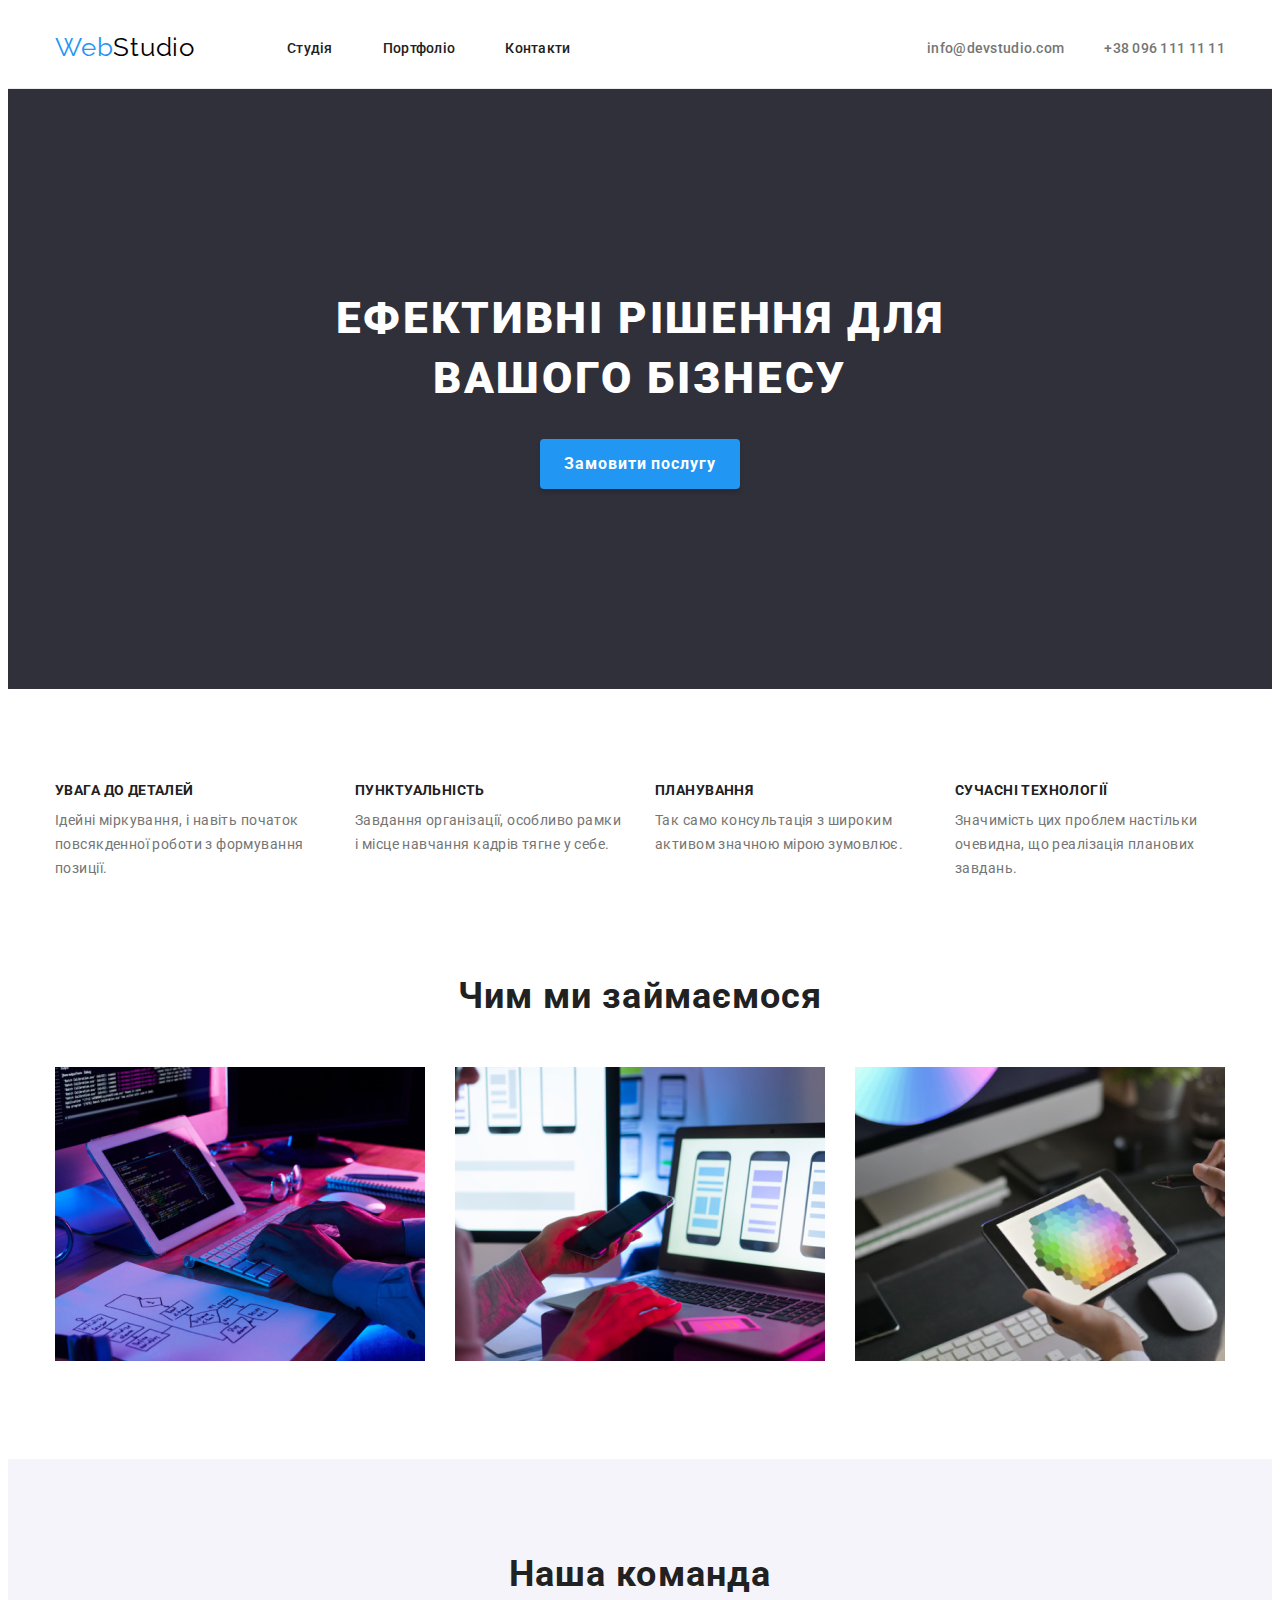
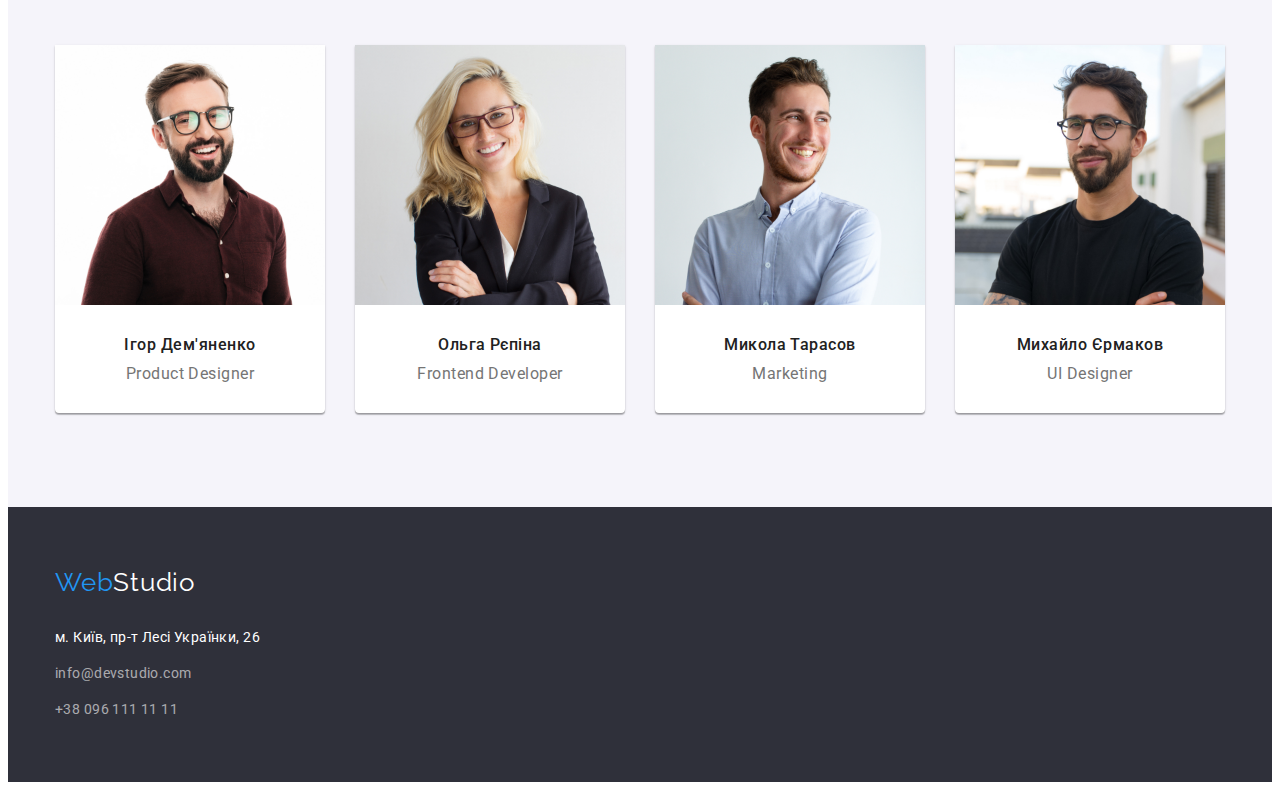
<file: index.html>
<!DOCTYPE html>
<html lang="uk">
<head>
    <meta charset="UTF-8">
    <meta http-equiv="X-UA-Compatible" content="IE=edge">
    <meta name="viewport" content="width=device-width, initial-scale=1.0">
    <title>Студія</title>
    <link rel="stylesheet" href="https://cdnjs.cloudflare.com/ajax/libs/modern-normalize/1.1.0/modern-normalize.min.css" integrity="sha512-wpPYUAdjBVSE4KJnH1VR1HeZfpl1ub8YT/NKx4PuQ5NmX2tKuGu6U/JRp5y+Y8XG2tV+wKQpNHVUX03MfMFn9Q==" crossorigin="anonymous" referrerpolicy="no-referrer" />
    <link rel="preconnect" href="https://fonts.googleapis.com">
<link rel="preconnect" href="https://fonts.gstatic.com" crossorigin>
<link href="https://fonts.googleapis.com/css2?family=Raleway:wght@700&family=Roboto:wght@400;500;700;900&display=swap" rel="stylesheet">
<link rel="stylesheet" href="./css/styles.css">
</head>
<body>
    <header class="header">
        <div class="container">
            <div class="header-style">
                <nav class="navigation">
                    <a href="./index.html" lang="en" class="logo-head">Web<span class="logo-head-sec">Studio</span></a>
                    <ul class="list-style-nav">
                        <li><a href="./index.html" class="link">Студія</a></li>
                        <li><a href="./portfolio.html" class="link">Портфоліо</a></li>
                        <li><a href="" class="link">Контакти</a></li>
                    </ul>
                </nav>
        
        
                <ul class="list-style-cont">
                    <li><a href="Mailto:info@devstudio.com" class="link-cont">info@devstudio.com</a></li>
                    <li><a href="Tel:+380961111111" class="link-cont">+38 096 111 11 11</a></li>
                </ul>
            </div>
        </div>
    </header>
    <main>
    <section class="section hero-section">
        <div class="container">
            <div class="hero-box" >
                <h1 class="hero-title">Ефективні рішення для вашого бізнесу</h1>
                <button type="button" class="button-zero">Замовити послугу</button>
            </div>
        </div>
    </section>
    <section class="section">
        <div class="container">
            <h2 class="title-hidd">Особливості</h2>
            <ul class="list-items">
                <li>
                    <h3 class="title-item">УВАГА ДО ДЕТАЛЕЙ</h3>
                    <p class="text-item">Ідейні міркування, і навіть початок повсякденної роботи з формування позиції.</p>
                </li>
                <li>
                    <h3 class="title-item">ПУНКТУАЛЬНІСТЬ</h3>
                    <p class="text-item">Завдання організації, особливо рамки і місце навчання кадрів тягне у себе.</p>
                </li>
                <li>
                    <h3 class="title-item">ПЛАНУВАННЯ</h3>
                    <p class="text-item">Так само консультація з широким активом значною мірою зумовлює.</p>
                </li>
                <li>
                    <h3 class="title-item">СУЧАСНІ ТЕХНОЛОГІЇ</h3>
                    <p class="text-item">Значимість цих проблем настільки очевидна, що реалізація планових завдань.</p>
                </li>
            </ul>
        </div>
    </section> 
    <section class="section section-busi">
        <div class="container">    
            <h2 class="title-busi">Чим ми займаємося</h2>
            <ul class="list-images">
                <li><img src="./img/img11.jpg" alt="Десктопні розробки" width="370"></li> 
                <li><img src="./img/img22.jpg" alt="Мобільні розробки" width="370"></li> 
                <li><img src="./img/img33.jpg" alt="Дизайнерські рішення" width="370"></li> 
            </ul>  
        </div>
    </section>
    <section class="section team-section">
        <div class="container">
            
            <h2 class="title-team-section">Наша команда</h2>
            <ul class="list-cards">
                <li>   
                    <img class="card-image" src="./img/img1.jpg" alt="Ігор Дем'яненко" width="270">
                    <div class="data-cards">
                        <h3 class="titles-cards">Ігор Дем'яненко</h3>
                        <p class="desc-cards">Product Designer</p>
                    </div>
                </li>
                <li>
                    <img class="card-image" src="./img/img2.jpg" alt="Ольга Рєпіна" width="270">
                    <div class="data-cards">    
                        <h3 class="titles-cards">Ольга Рєпіна</h3>
                        <p class="desc-cards">Frontend Developer</p>
                    </div>
                </li>
                <li>
                    <img class="card-image" src="./img/img3.jpg" alt="Микола Тарасов" width="270">
                    <div class="data-cards">   
                        <h3 class="titles-cards">Микола Тарасов</h3>
                        <p class="desc-cards">Marketing</p>
                    </div>
                </li>
                <li>
                    <img class="card-image" src="./img/img4.jpg" alt="Михайло Єрмаков" width="270">
                    <div class="data-cards">
                        <h3 class="titles-cards">Михайло Єрмаков</h3>
                        <p class="desc-cards">UI Designer</p>
                    </div>
                </li>
            </ul>
            
        </div>
    </section>
    </main>
    <footer class="footer">
        <div class="container">
            <a href="" lang="en" class="logo-foot">Web<span class="logo-foot-sec">Studio</span></a>
            <address class="address-style">
            <ul class="list-style-foot">
                <li><a href="https://goo.gl/maps/CPtrU1FHBa2aNyZL9" target="_blank" 
                    rel="noopener noreferrer nofollow" class="link-add">
                    м. Київ, пр-т Лесі Українки, 26</a></li>
                <li><a href="Mailto:info@devstudio.com" class="link-cont-foot">info@devstudio.com</a></li>
                <li><a href="Tel:+380961111111" class="link-cont-foot">+38 096 111 11 11</a></li>
            </ul>
            </address>
        </div>
    </footer>
</body>
</html>
</file>
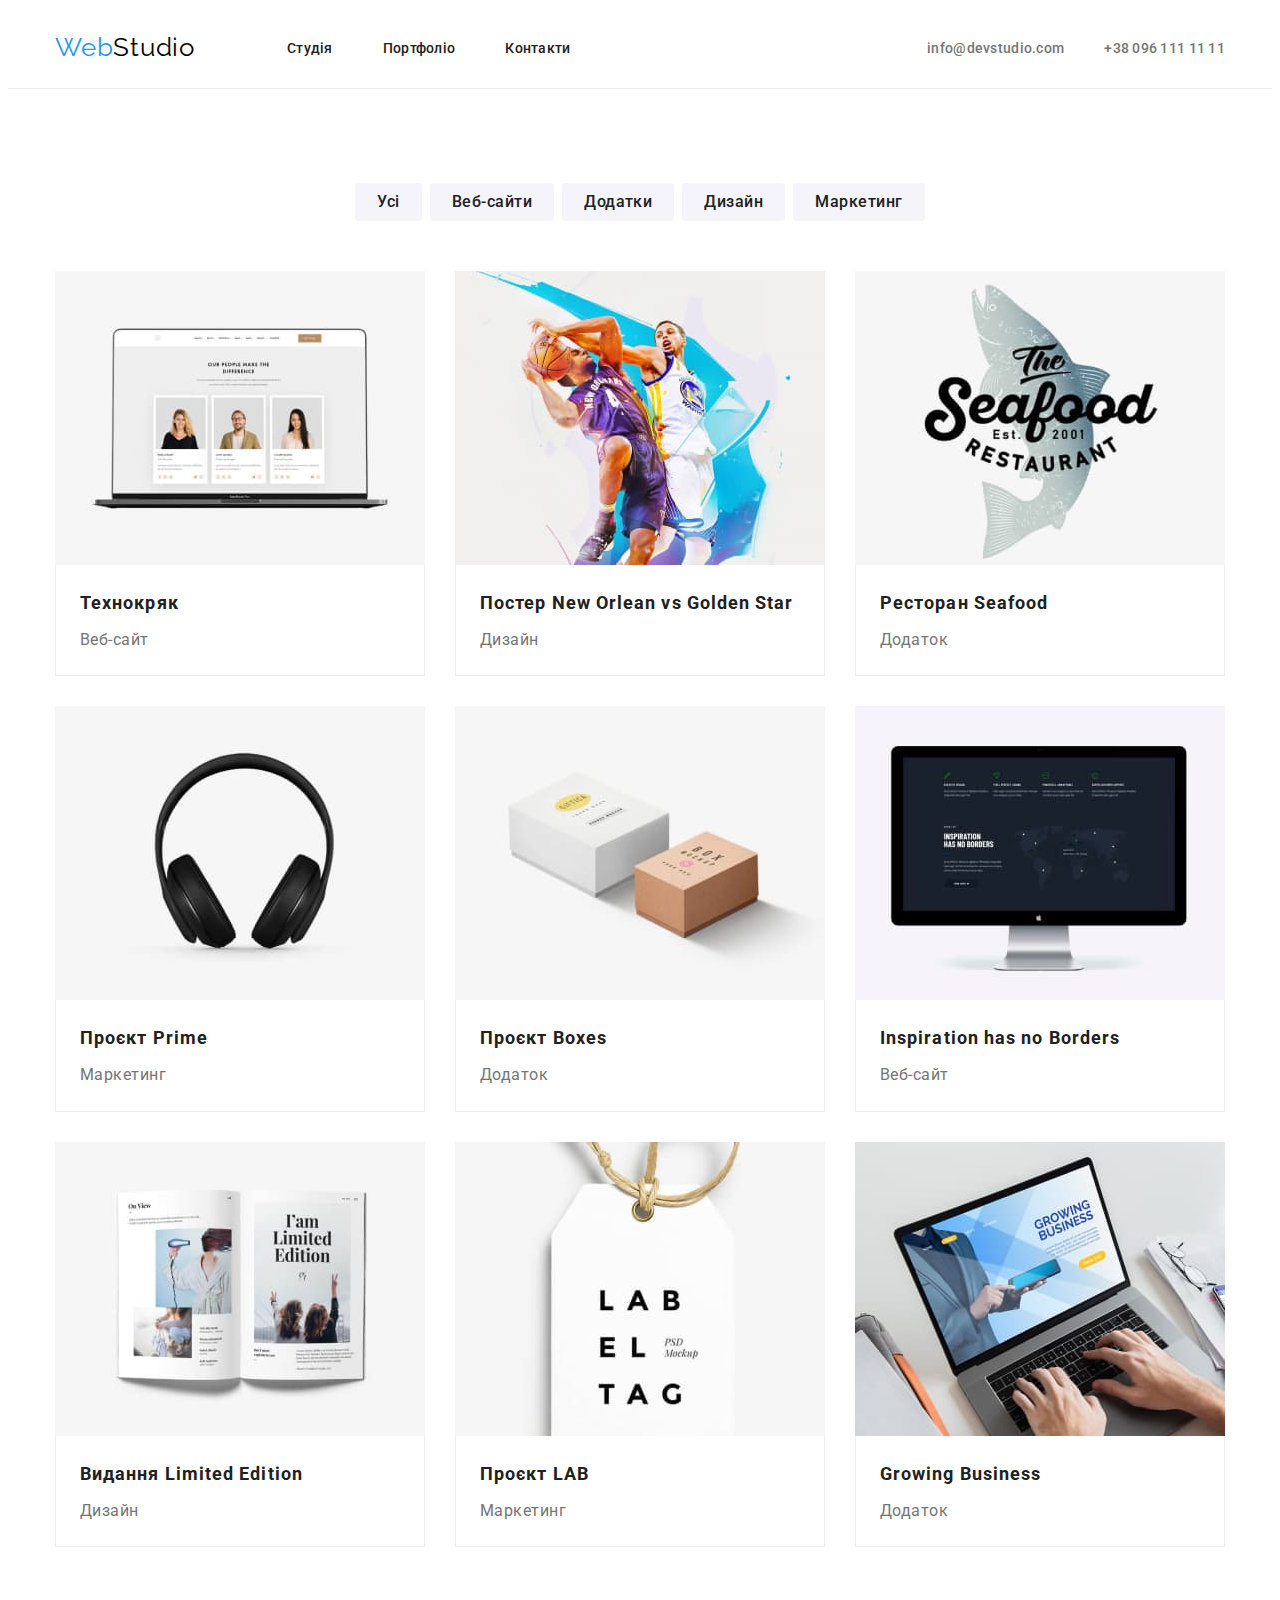
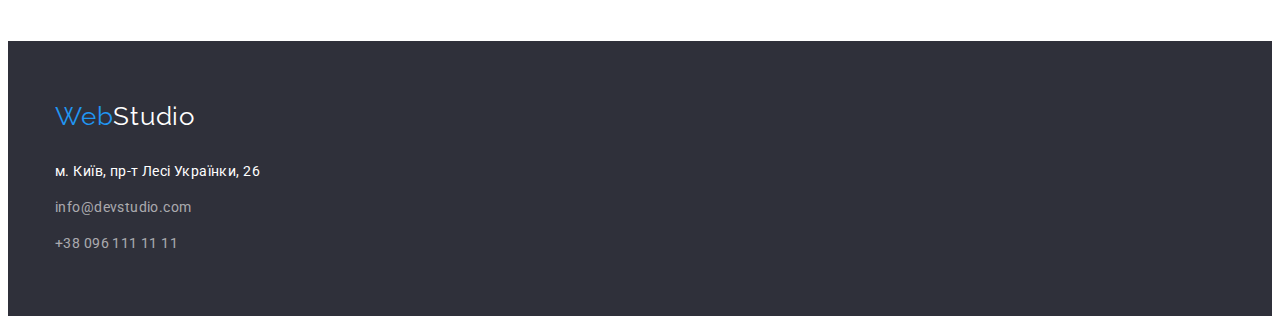
<file: portfolio.html>
<!DOCTYPE html>
<html lang="uk">
<head>
    <meta charset="UTF-8">
    <meta http-equiv="X-UA-Compatible" content="IE=edge">
    <meta name="viewport" content="width=device-width, initial-scale=1.0">
    <title>Портфоліо</title>
    <link rel="stylesheet" href="https://cdnjs.cloudflare.com/ajax/libs/modern-normalize/1.1.0/modern-normalize.min.css" integrity="sha512-wpPYUAdjBVSE4KJnH1VR1HeZfpl1ub8YT/NKx4PuQ5NmX2tKuGu6U/JRp5y+Y8XG2tV+wKQpNHVUX03MfMFn9Q==" crossorigin="anonymous" referrerpolicy="no-referrer" />
    <link rel="preconnect" href="https://fonts.googleapis.com">
<link rel="preconnect" href="https://fonts.gstatic.com" crossorigin>
<link href="https://fonts.googleapis.com/css2?family=Raleway:wght@700&family=Roboto:wght@400;500;700;900&display=swap" rel="stylesheet">
<link rel="stylesheet" href="./css/styles.css">
</head>
<body>
    <header class="header">
        <div class="container">
            <div class="header-style">
                <nav class="navigation">
                    <a href="./index.html" lang="en" class="logo-head">Web<span class="logo-head-sec">Studio</span></a>
                    <ul class="list-style-nav">
                        <li><a href="./index.html" class="link">Студія</a></li>
                        <li><a href="./portfolio.html" class="link">Портфоліо</a></li>
                        <li><a href="" class="link">Контакти</a></li>
                    </ul>
                </nav>
        
        
                <ul class="list-style-cont">
                    <li><a href="Mailto:info@devstudio.com" class="link-cont">info@devstudio.com</a></li>
                    <li><a href="Tel:+380961111111" class="link-cont">+38 096 111 11 11</a></li>
                </ul>
            </div>
        </div>
    </header>
    <main>
        <section class="section">
            <div class="container">
             <h1 class="title-hidd">Веб Студіо: можливості і приклади</h1>
                
                <ul class="list-button">
                    <li><button type="button" class="button">Усі</button></li>
                    <li><button type="button" class="button">Веб-сайти</button></li>
                    <li><button type="button" class="button">Додатки</button></li>
                    <li><button type="button" class="button">Дизайн</button></li>
                    <li><button type="button" class="button">Маркетинг</button></li>
                </ul>
                

                <div class="data-portfolio">       
                    <ul class="list-card">
                        <li class="item">
                            <img class="card-image" src="./img/img1p.jpg" alt="Технокряк Веб-сайт " width="370">
                               <div class="data-cards-portf">
                                    <h2 class="titles-portf">Технокряк</h2>
                                    <p class="desc-portf">Веб-сайт</p>
                               </div>
                        </li>
                        <li class="item">
                            <img class="card-image" src="./img/img2p.jpg" alt="Постер New Orlean vs Golden Star Дизайн " width="370">
                                <div class="data-cards-portf">
                                    <h2 class="titles-portf">Постер New Orlean vs Golden Star</h2>
                                     <p class="desc-portf">Дизайн</p>
                                </div>
                        </li>
                        <li class="item">
                            <img class="card-image" src="./img/img3p.jpg" alt="Ресторан Seafood Додаток" width="370">
                                <div class="data-cards-portf">
                                    <h2 class="titles-portf">Ресторан Seafood</h2>
                                    <p class="desc-portf">Додаток</p>
                                </div>
                        </li>
                    
                    
                        <li class="item">
                            <img class="card-image" src="./img/img4p.jpg" alt="Проєкт Prime Маркетинг" width="370">
                                <div class="data-cards-portf">
                                    <h2 class="titles-portf">Проєкт Prime</h2>
                                    <p class="desc-portf">Маркетинг</p>
                                </div>
                        </li>
                        <li class="item">
                            <img class="card-image" src="./img/img5p.jpg" alt="Проєкт Boxes Додаток" width="370">
                                <div class="data-cards-portf">
                                    <h2 class="titles-portf">Проєкт Boxes</h2>
                                    <p class="desc-portf">Додаток</p>
                                </div>
                        </li>
                        <li class="item">
                            <img class="card-image" src="./img/img6p.jpg" alt="Inspiration has no Borders Веб-сайт" width="370">
                                <div class="data-cards-portf">
                                    <h2 class="titles-portf">Inspiration has no Borders</h2>
                                    <p class="desc-portf">Веб-сайт</p>
                                </div>
                        </li>
                    
                    
                        <li class="item">
                            <img class="card-image" src="./img/img7p.jpg" alt="Видання Limited Edition Дизайн" width="370">
                                <div class="data-cards-portf">
                                    <h2 class="titles-portf">Видання Limited Edition</h2>
                                    <p class="desc-portf">Дизайн</p>
                                </div>
                        </li>
                        <li class="item">
                            <img class="card-image" src="./img/img8p.jpg" alt="Проєкт LAB Маркетинг" width="370">
                                <div class="data-cards-portf">
                                    <h2 class="titles-portf">Проєкт LAB</h2>
                                    <p class="desc-portf">Маркетинг</p>
                                </div>
                        </li>
                        <li class="item">
                            <img class="card-image" src="./img/img9p.jpg" alt="Growing Business Додаток" width="370">
                                <div class="data-cards-portf">
                                    <h2 class="titles-portf">Growing Business</h2>
                                    <p class="desc-portf">Додаток</p>
                                </div>
                        </li>
                    </ul>
                </div>
            </div>
        </section>
    </main>
    <footer class="footer">
        <div class="container">
            <a href="" lang="en" class="logo-foot">Web<span class="logo-foot-sec">Studio</span></a>
            <address class="address-style">
            <ul class="list-style-foot">
                <li><a href="https://goo.gl/maps/CPtrU1FHBa2aNyZL9" target="_blank" 
                    rel="noopener noreferrer nofollow" class="link-add">
                    м. Київ, пр-т Лесі Українки, 26</a></li>
                <li><a href="Mailto:info@devstudio.com" class="link-cont-foot">info@devstudio.com</a></li>
                <li><a href="Tel:+380961111111" class="link-cont-foot">+38 096 111 11 11</a></li>
            </ul>
            </address>
        </div>
    </footer>
</body>
</html>
</file>
<file: css/styles.css>
*,
*::before,
*::after {
  box-sizing: border-box;
}


:root {
    --brand-color-text: #212121;
    --brand-color-hero: #FFFFFF;
    --brand-color-backgraund: #2F303A;
    --brand-color-link: #2196F3;
    --brand-color-logo: #2196F3;
    --brand-color-logo-two: #000000;
    --brand-color-description: #757575;
    --brand-color-button: #2196F3;
    --brand-color-contacts: rgba(255, 255, 255, 0.6);
    --brand-color-com: #F5F4FA;
    --brand-color-bgd: #F5F5F5;
}

body {

    font-family: 'Roboto', sans-serif;
    color: var(--brand-color-text);

}

/* СПІЛЬНЕ*/

.section {
    padding-top: 94px;
    padding-bottom: 94px;
}

.container {    
    width: 1200px;    
    margin-right: auto;
    margin-left: auto;
    padding-right: 15px;
    padding-left: 15px;
}

.card-image {
    display: block;
} 

/* СПІЛЬНЕ    end */



/* ШАПКА */


.header {
    
    background: var(--brand-color-hero);
    border-bottom: 1px solid #ECECEC;
    padding-top: 24px;
    padding-bottom: 25px;
}

.header-style {
    display: flex;
    justify-content: space-between;
    
    align-items: center;
}
.navigation {
   display: flex;
   align-items: center;
   gap: 92px;
}
.logo-head {
    font-family: 'Raleway', sans-serif;
    font-size: 26px;
    line-height: 1.2;
    letter-spacing: 0.03em;
    color: var(--brand-color-logo);
    text-decoration: none;
}
.logo-head:hover {
    color: var( --brand-color-text);
}
.logo-head:focus {
    color: var( --brand-color-text);
}

.logo-head-sec {
    font-family: 'Raleway', sans-serif;
    color: var(--brand-color-logo-two);
    text-decoration: none;
}
.logo-head-sec:hover {
    color: var(--brand-color-logo);
}
.logo-head-sec:focus {
    color: var(--brand-color-logo);
}

.list-style-nav {
    list-style: none;
    display: flex;
    padding-left: 0;
    margin-top: 0;
    margin-bottom: 0;
    gap: 50px;
}

.list-style-cont {
    list-style: none;
    display: flex;
    padding-left: 0;
    margin-top: 0;
    margin-bottom: 0;
    gap: 40px;    
}

.link {
    font-weight: 500;
    font-size: 14px;
    line-height: 1.14;
    letter-spacing: 0.02em;
    text-decoration: none;
    color: var(--brand-color-text);  
}
.link:hover {
    color: var(--brand-color-link);
}
.link:focus {
    color: var(--brand-color-link);
}

.link-cont {
    font-weight: 500;
    font-size: 14px;
    line-height: 1.14;
    letter-spacing: 0.02em;
    text-decoration: none;
    color: var(--brand-color-description);
}
.link-cont:hover {
    color: var(--brand-color-link);
}
.link-cont:focus {
    color: var(--brand-color-link); 
}

/* ШАПКА   end */



/* ГОЛОВНА */

.hero-section {
    background: var(--brand-color-backgraund);
    padding-top: 200px;
    padding-bottom: 200px;
}

.hero-box {
    height: 200px;
    display: flex;
    flex-direction: column;
    align-items: center;    
    row-gap: 30px;
}

.hero-title {
    width: 696px;
    font-weight: 900;
    font-size: 44px;
    line-height: 1.36;    
    letter-spacing: 0.06em;
    text-transform: uppercase;
    color: var(--brand-color-hero);
    text-align: center;
    margin-top: 0;
    margin-bottom: 0;
    
}

.button-zero {
    border: none;
    padding: 0;
    width: 200px;
    height: 50px;
    box-shadow: 0px 4px 4px rgba(0, 0, 0, 0.15);
    border-radius: 4px;
    font-family: 'Roboto';
    font-style: normal;
    font-weight: 700;
    font-size: 16px;
    line-height: 1.9;
    text-align: center;
    letter-spacing: 0.06em;
    color: var(--brand-color-hero);
    background: var(--brand-color-button);
    cursor: pointer;
}


/* ГОЛОВНА  end */




/* ОСОБЛИВОСТІ */


.title-hidd {
    margin-right: auto;
    margin-left: auto;
    margin-top: 0;
    display: none;
}
.list-items {
    padding-left: 0;
    margin: 0;
    list-style: none;
    display: flex;
    justify-content: space-between;
}

.list-items > li {
    width: 270px;
}
.title-item {
    margin: 0 0 10px 0;
    font-size: 14px;
    line-height: 1.14;
    letter-spacing: 0.03em;
    text-transform: uppercase;
    color: var(--brand-color-text);
}
.text-item {
    margin: 0;
    font-size: 14px;
    line-height: 1.7;
    letter-spacing: 0.03em;
    color: var(--brand-color-description);
}

/* ОСОБЛИВОСТІ   end */




/* ЗАЙНЯТІСТЬ */


.section-busi {
    padding-top: 0;
}

.title-busi {
    margin-top: 0;
    margin-bottom: 50px;
    font-size: 36px;
    line-height: 1.17;
    letter-spacing: 0.03em;
    color: var(--brand-color-text);
    text-align: center;
}
.list-images {
    margin-top: 0;
    margin-bottom: 0;
    justify-content: space-between;
    padding-left: 0;
    list-style: none;
    display: flex;
}


/*ЗАЙНЯТІСТЬ  end*/




/* НАША КОМАНДА */

.team-section {
    background: var(--brand-color-com);
    
    
}

.title-team-section {
    text-align: center;
    margin-top: 0;
    margin-bottom: 50px;
    font-size: 36px;
    line-height: 1.17;
    letter-spacing: 0.03em;
    color: var(--brand-color-text);
}

.list-cards {
    text-align: center;   
    padding-left: 0;
    margin-top: 0;
    margin-bottom: 0;   
    list-style: none;
    display: flex;
    justify-content: space-between;
}

.list-cards > li {
    width: 270px;
    background: var(--brand-color-hero);
    box-shadow: 0px 1px 3px rgba(0, 0, 0, 0.12), 0px 1px 1px rgba(0, 0, 0, 0.14), 0px 2px 1px rgba(0, 0, 0, 0.2);
    border-radius: 0px 0px 4px 4px;
}

.data-cards {
    padding-top: 30px;
    padding-bottom: 30px;
}

.titles-cards {
    margin-top: 0;
    margin-bottom: 10px;
    font-weight: 500;
    font-size: 16px;
    line-height: 1.19;    
    letter-spacing: 0.03em;
    color: var(--brand-color-text);
}

.desc-cards {
    margin-top: 0;
    margin-bottom: 0;
    font-weight: 400;
    font-size: 16px;
    line-height: 1.19;    
    letter-spacing: 0.03em;
    color: var(--brand-color-description);
}


/* НАША КОМАНДА  end*/


/* ТІДВАЛ */

.footer {
    
    padding-top: 60px;
    padding-bottom: 60px;
    background: var(--brand-color-backgraund);
}

.logo-foot {
    font-family: 'Raleway', sans-serif;
    font-size: 26px;
    line-height: 1.2;
    letter-spacing: 0.03em;
    color: var(--brand-color-logo);
    text-decoration: none;
}
.logo-foot:hover {
    color: var(--brand-color-hero);
}
.logo-foot:focus {
    color: var(--brand-color-hero);
}
.logo-foot-sec {
    color: var(--brand-color-hero);
}
.logo-foot-sec:hover {
    color: var(--brand-color-logo);
}
.logo-foot-sec:focus {
    color: var(--brand-color-logo);
}
.address-style {
    font-style: normal;
    margin-top: 28px;
}
.list-style-foot {
    list-style: none;
    padding-left: 0;
    margin-top: 0;
    margin-bottom: 0;
    display: flex;
    flex-direction: column;
    row-gap: 12px;
}
.link-add {  
    font-weight: 400;
    font-size: 14px;
    line-height: 1.71;
    letter-spacing: 0.03em;
    text-decoration: none;
    color: var(--brand-color-hero);
}
.link-add:hover {
    color: var(--brand-color-link);
}
.link-add:focus {
    color: var(--brand-color-link);
} 
.link-cont-foot {
    
    font-weight: 400;
    font-size: 14px;
    line-height: 1.71;
    letter-spacing: 0.03em;
    text-decoration: none;
    color: var(--brand-color-contacts);
}
.link-cont-foot:hover {
    color: var(--brand-color-link);
}
.link-cont-foot:focus {
    color: var(--brand-color-link); 
}

/* ТІДВАЛ   end */




/*  ПОРТФОЛІО */


.list-button {
    padding-left: 0;
    margin: 0 auto 50px;
    
    
    list-style: none;
    display: flex;
    justify-content: center;
    column-gap: 8px;
}

button {
    font-family: 'Roboto';
    font-weight: 500;
    font-size: 16px;
    line-height: 1.6;
    padding: 6px 22px 6px 22px;   
    letter-spacing: 0.03em;
    color: var(--brand-color-text);
    background: var(--brand-color-com);
    border-radius: 4px;
    border: none;
    cursor: pointer;
}

.button:hover {
    background: var(--brand-color-button);
    color: var(--brand-color-hero);
}

.button:focus {
    background: var(--brand-color-button);
    color: var(--brand-color-hero);
}

.list-card {
    margin-top: 0;
    margin-bottom: 0;
    padding: 0;   
    display: flex;
    list-style: none;
    flex-wrap: wrap;
    row-gap: 30px;
    column-gap: 30px;
}

.list-card > .item {
    flex-basis: calc((100%  - 60px) / 3);
    background: #FFFFFF;    
}

.data-cards-portf {
    padding: 20px 24px;
    border-right: 1px solid #EEEEEE;;
    border-bottom: 1px solid #EEEEEE;
    border-left: 1px solid #EEEEEE;;
}

.titles-portf {
    margin-top: 0;
    margin-bottom: 4px;
    font-weight: 700;
    font-size: 18px;
    line-height: 36px;
    letter-spacing: 0.06em;
    color: var(--brand-color-text);
}

.desc-portf {
    margin-top: 0;
    margin-bottom: 0;
    font-weight: 400;
    font-size: 16px;
    line-height: 1.9;
    letter-spacing: 0.03em;
    color: var(--brand-color-description);
}

/* ПОРТФОЛІО   end */
</file>
